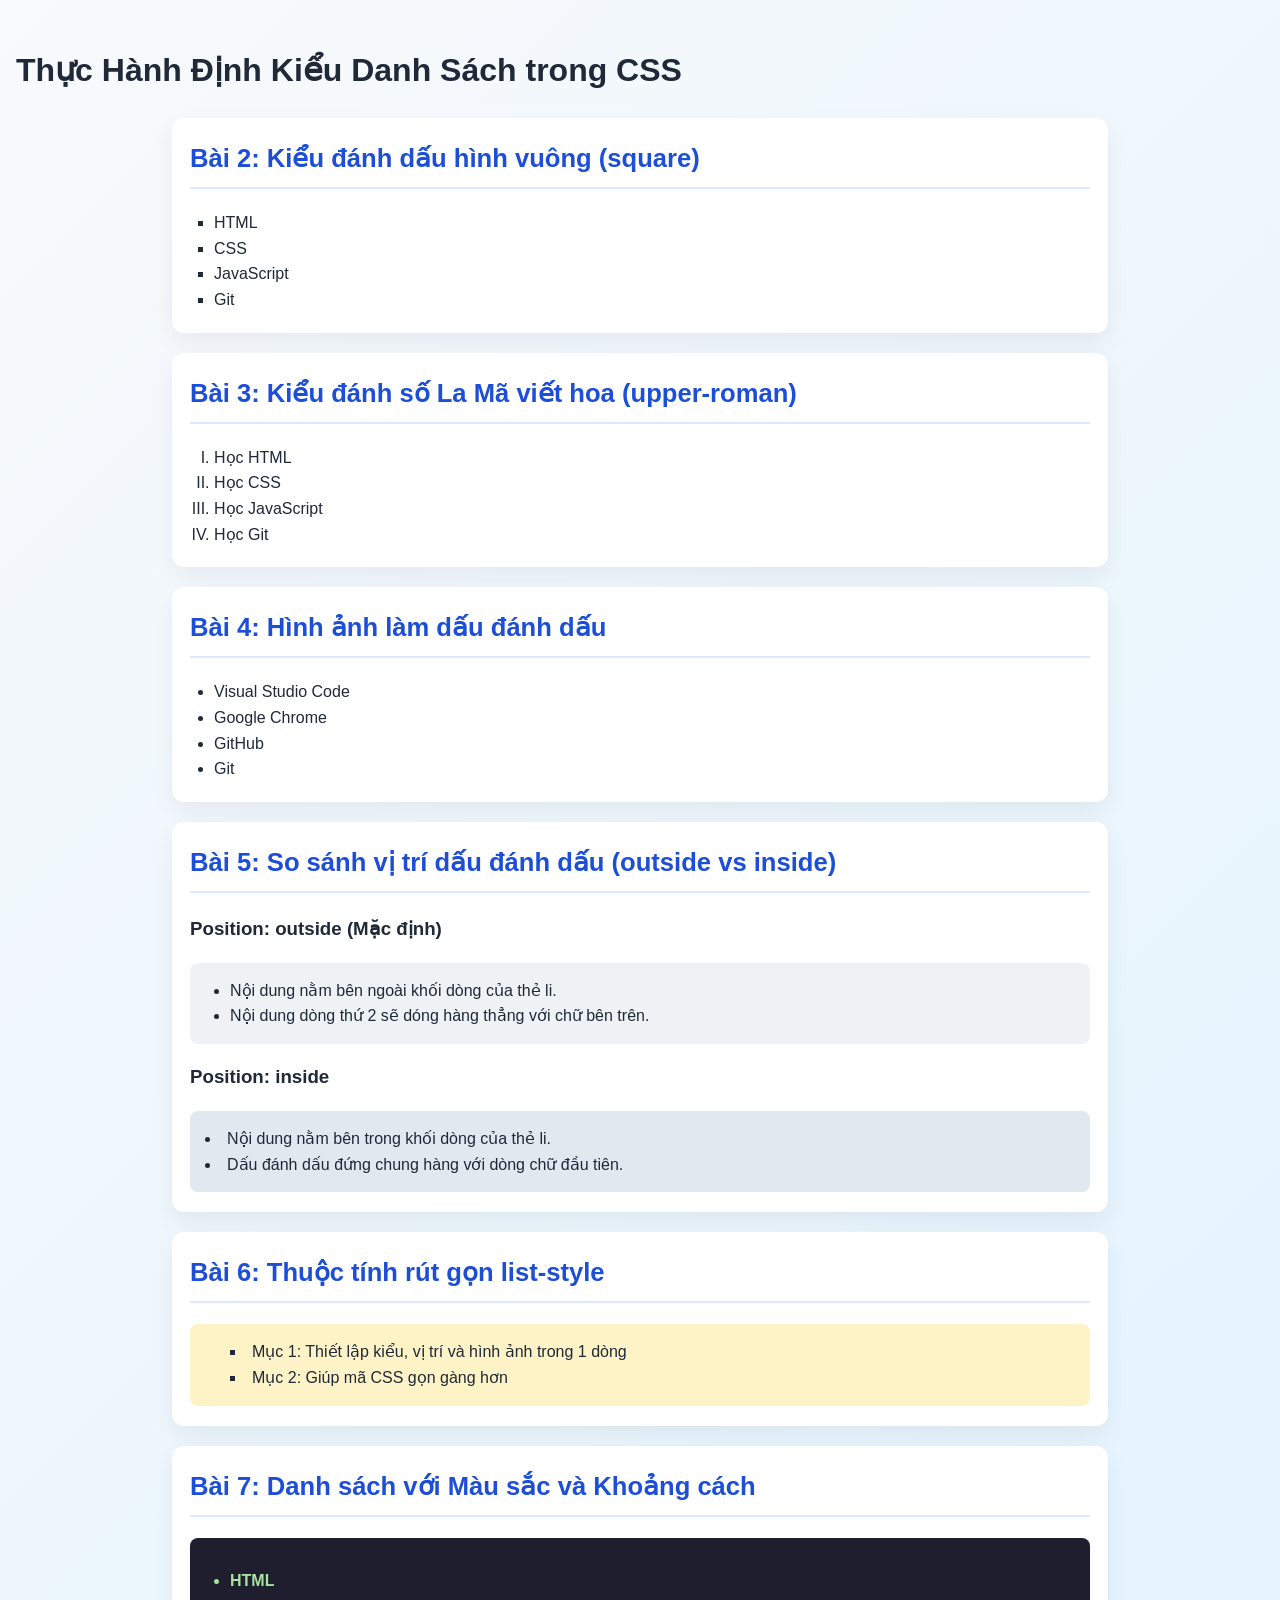
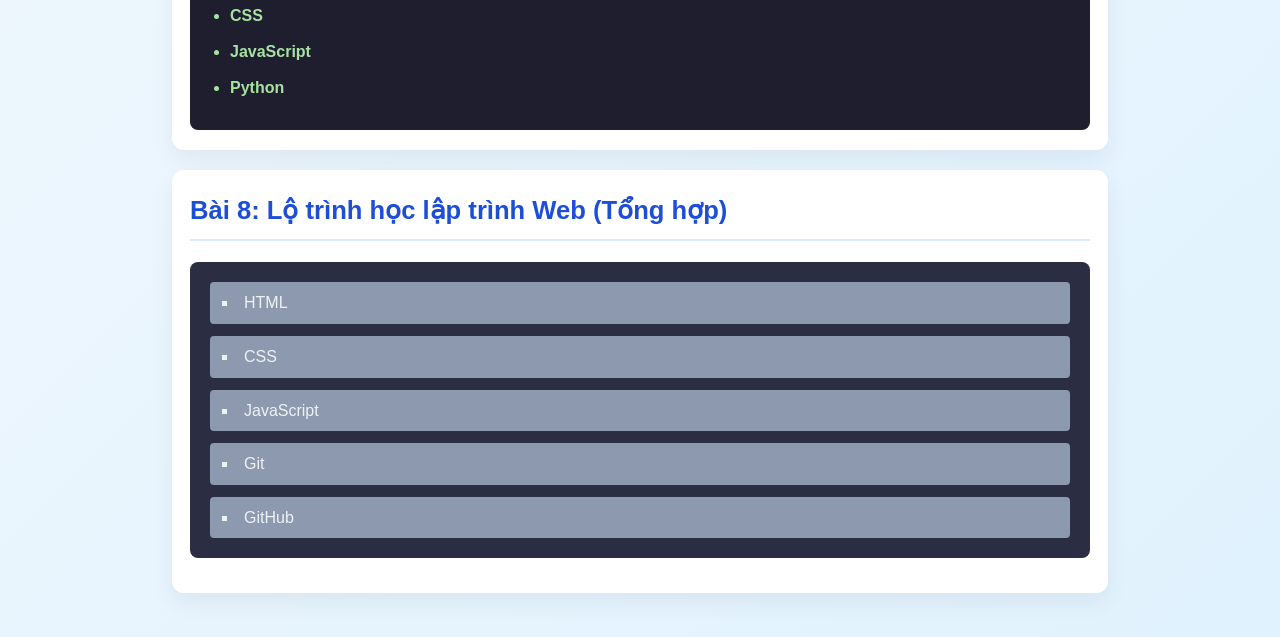
<file: index.html>
<!DOCTYPE html>
<html lang="vi">
<head>
    <meta charset="UTF-8">
    <meta name="viewport" content="width=device-width, initial-scale=1.0">
    <title>Bài tập Định kiểu Danh sách CSS</title>
    <!-- 1. Liên kết file CSS với HTML -->
    <link rel="stylesheet" href="style.css">
</head>
<body>

    <h1>Thực Hành Định Kiểu Danh Sách trong CSS</h1>

    <!-- 2. Thay đổi kiểu đánh dấu danh sách không thứ tự -->
    <section>
        <h2>Bài 2: Kiểu đánh dấu hình vuông (square)</h2>
        <ul class="list-square">
            <li>HTML</li>
            <li>CSS</li>
            <li>JavaScript</li>
            <li>Git</li>
        </ul>
    </section>

    <!-- 3. Thay đổi kiểu đánh dấu danh sách có thứ tự -->
    <section>
        <h2>Bài 3: Kiểu đánh số La Mã viết hoa (upper-roman)</h2>
        <ol class="list-roman">
            <li>Học HTML</li>
            <li>Học CSS</li>
            <li>Học JavaScript</li>
            <li>Học Git</li>
        </ol>
    </section>

    <!-- 4. Sử dụng hình ảnh làm dấu đánh dấu -->
    <section>
        <h2>Bài 4: Hình ảnh làm dấu đánh dấu</h2>
        <ul class="list-image">
            <li>Visual Studio Code</li>
            <li>Google Chrome</li>
            <li>GitHub</li>
            <li>Git</li>
        </ul>
    </section>

    <!-- 5. Thay đổi vị trí dấu đánh dấu -->
    <section>
        <h2>Bài 5: So sánh vị trí dấu đánh dấu (outside vs inside)</h2>
        <h3>Position: outside (Mặc định)</h3>
        <ul class="list-outside">
            <li>Nội dung nằm bên ngoài khối dòng của thẻ li.</li>
            <li>Nội dung dòng thứ 2 sẽ dóng hàng thẳng với chữ bên trên.</li>
        </ul>

        <h3>Position: inside</h3>
        <ul class="list-inside">
            <li>Nội dung nằm bên trong khối dòng của thẻ li.</li>
            <li>Dấu đánh dấu đứng chung hàng với dòng chữ đầu tiên.</li>
        </ul>
    </section>

    <!-- 6. Sử dụng thuộc tính rút gọn list-style -->
    <section>
        <h2>Bài 6: Thuộc tính rút gọn list-style</h2>
        <ul class="list-shorthand">
            <li>Mục 1: Thiết lập kiểu, vị trí và hình ảnh trong 1 dòng</li>
            <li>Mục 2: Giúp mã CSS gọn gàng hơn</li>
        </ul>
    </section>

    <!-- 7. Tạo kiểu danh sách với màu sắc -->
    <section>
        <h2>Bài 7: Danh sách với Màu sắc và Khoảng cách</h2>
        <ul class="list-colored">
            <li>HTML</li>
            <li>CSS</li>
            <li>JavaScript</li>
            <li>Python</li>
        </ul>
    </section>

    <!-- 8. Bài tập tổng hợp -->
    <section>
        <h2>Bài 8: Lộ trình học lập trình Web (Tổng hợp)</h2>
        <ul class="web-roadmap">
            <li>HTML</li>
            <li>CSS</li>
            <li>JavaScript</li>
            <li>Git</li>
            <li>GitHub</li>
        </ul>
    </section>

</body>
</html>
</file>
<file: style.css>
/* Cấu hình chung cho trang */
body {
    font-family: Arial, sans-serif;
    line-height: 1.6;
    margin: 0;
    padding: 24px 16px;
    background: linear-gradient(135deg, #f8fafc, #e0f2fe);
    color: #1f2937;
}

section {
    background: #ffffff;
    padding: 20px 18px;
    margin: 0 auto 20px;
    max-width: 900px;
    border-radius: 12px;
    box-shadow: 0 10px 25px rgba(15, 23, 42, 0.06);
}

h2 {
    color: #1d4ed8;
    border-bottom: 2px solid #dbeafe;
    padding-bottom: 8px;
    margin-top: 0;
    font-size: clamp(1.4rem, 2vw, 1.8rem);
}

ul, ol {
    margin: 0;
    padding-left: 1.5rem;
}

/* ==========================================
   2. Thay đổi kiểu đánh dấu danh sách (square)
   ========================================== */
.list-square {
    list-style-type: square;
}

/* ==========================================
   3. Thay đổi kiểu đánh dấu có thứ tự (upper-roman)
   ========================================== */
.list-roman {
    list-style-type: upper-roman;
}

/* ==========================================
   4. Sử dụng hình ảnh làm dấu đánh dấu
   ========================================== */
.list-image {
    list-style-image: url('https://api.iconify.design/heroicons:check-16-solid.svg');
}

/* ==========================================
   5. Thay đổi vị trí dấu đánh dấu
   ========================================== */
.list-outside {
    list-style-position: outside;
    background-color: #eef2f5;
    padding: 15px 15px 15px 40px;
    border-radius: 8px;
}

.list-inside {
    list-style-position: inside;
    background-color: #e2e8f0;
    padding: 15px;
    border-radius: 8px;
}

/* ==========================================
   6. Sử dụng thuộc tính rút gọn list-style
   ========================================== */
.list-shorthand {
    list-style: square inside url('https://api.iconify.design/heroicons:star-16-solid.svg');
    background: #fef3c7;
    padding: 15px 15px 15px 40px;
    border-radius: 8px;
}

/* ==========================================
   7. Tạo kiểu danh sách với màu sắc
   ========================================== */
.list-colored {
    background-color: #1e1e2e;
    padding: 20px 20px 20px 40px;
    border-radius: 8px;
    list-style-type: disc;
}

.list-colored li {
    color: #a6e3a1;
    margin: 10px 0;
    font-weight: bold;
}

/* ==========================================
   8. Bài tập tổng hợp: Lộ trình học lập trình Web
   ========================================== */
.web-roadmap {
    list-style: square inside;
    background-color: #2b2d42;
    padding: 20px;
    margin: 15px 0;
    border-radius: 8px;
}

.web-roadmap li {
    color: #edf2f4;
    font-size: 16px;
    margin-bottom: 12px;
    padding: 8px 12px;
    background-color: #8d99ae;
    border-radius: 4px;
}

.web-roadmap li:last-child {
    margin-bottom: 0;
}

@media (max-width: 600px) {
    body {
        padding: 16px 10px;
    }

    section {
        padding: 16px 12px;
    }

    .list-outside,
    .list-inside,
    .list-shorthand,
    .list-colored,
    .web-roadmap {
        padding-left: 18px;
    }
}
</file>
